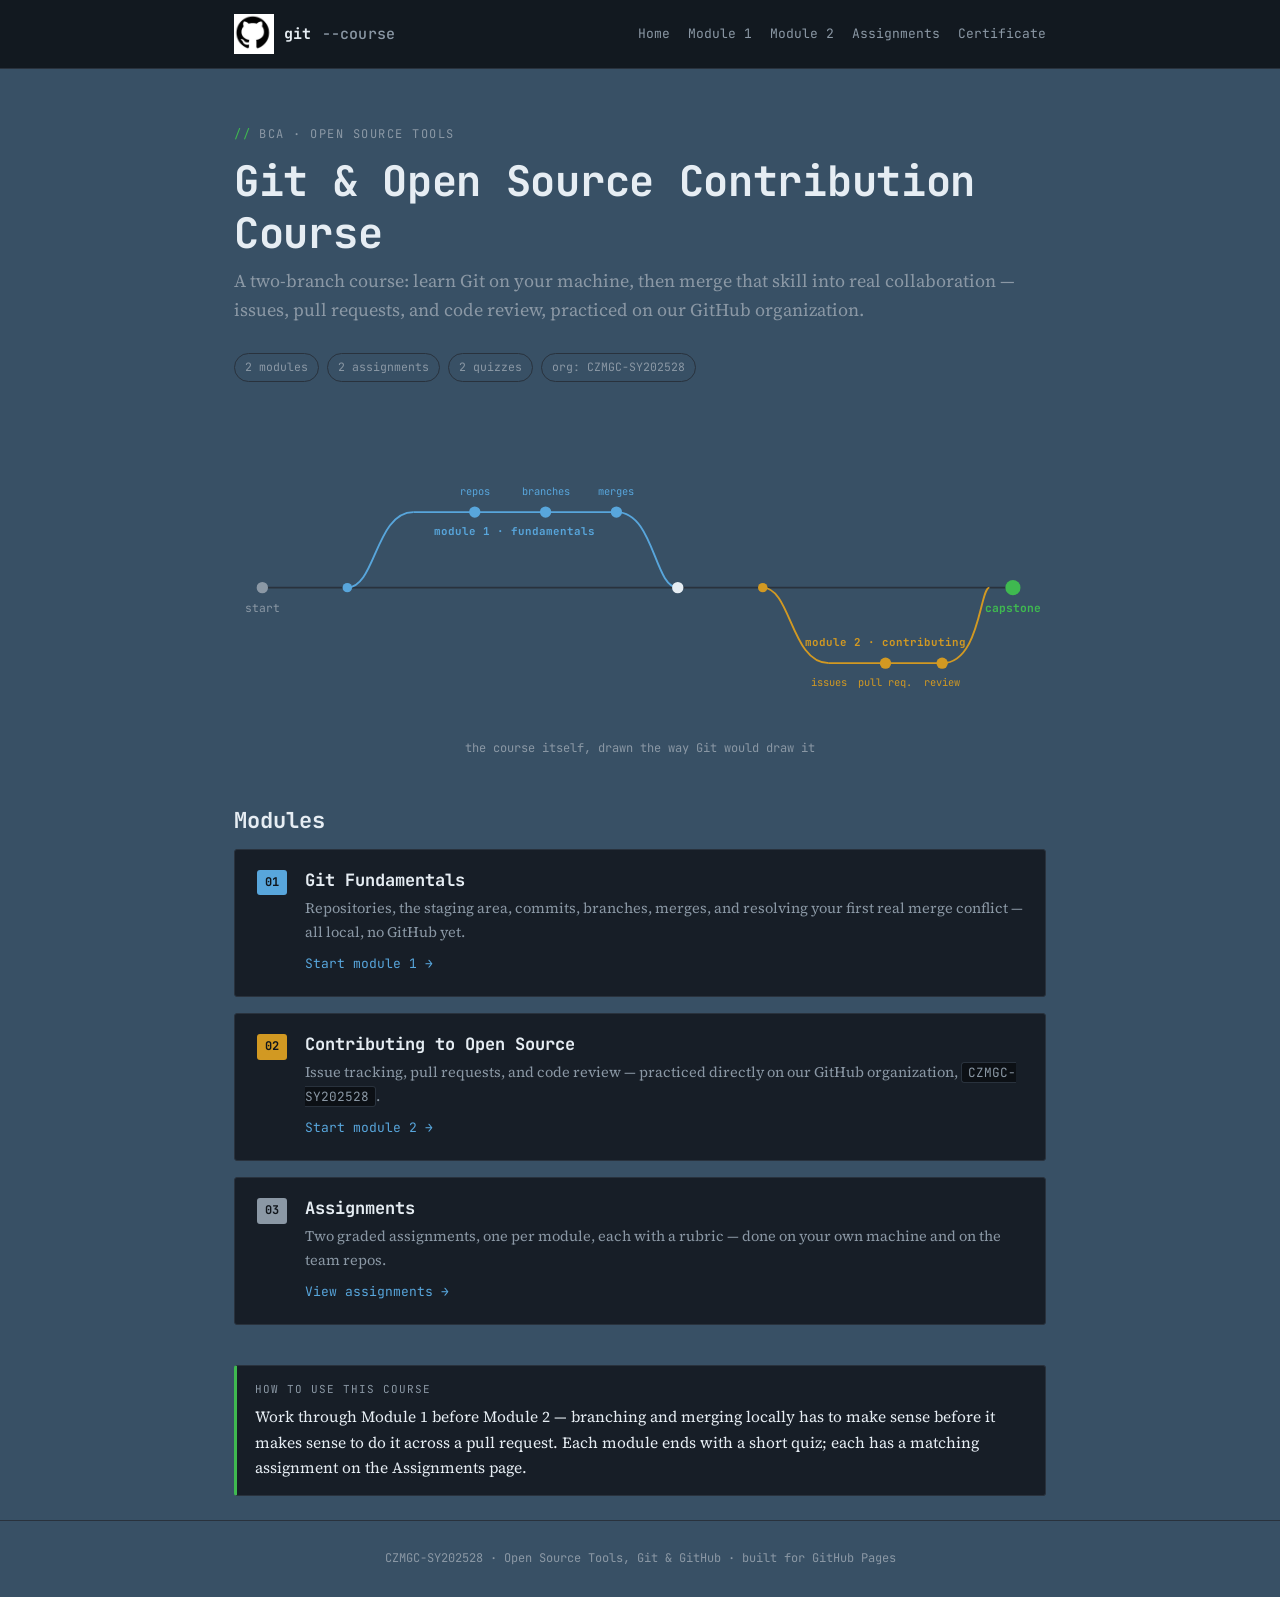
<file: index.html>
<!DOCTYPE html>
<html lang="en">
<head>
<meta charset="UTF-8">
<meta name="viewport" content="width=device-width, initial-scale=1.0">
<title>Git &amp; Open Source Contribution — Course</title>
<meta name="description" content="A hands-on course in Git fundamentals and contributing to open source: issues, pull requests, and code review.">
<link rel="stylesheet" href="assets/style.css">
<style>
  .brand {
    display: flex;
    align-items: center;
    gap: 10px;
}

.logo {
    width: 40px;
    height: 40px;
    object-fit: contain;
}
body{
  background-color:rgb(56, 80, 101);
}
</style>
</head>
<body>

<div class="topbar"> 
  <div class="topbar-inner"> 
    <div class="brand">
      <img src="git.png" alt="Git Logo" class="logo">
      git<span class="dim">--course</span>
    </div>
    <nav class="crumbs">
      <a href="index.html">Home</a>
      <a href="module1.html">Module 1</a>
      <a href="module2.html">Module 2</a>
      <a href="assignments.html">Assignments</a>
      <a href="certificate.html">Certificate</a>
    </nav>
  </div>
</div>

<main class="wrap">

  <section class="hero">
    <div class="eyebrow">BCA · Open Source Tools</div>
    <h1>Git &amp; Open Source Contribution Course</h1>
    <p class="lede">A two-branch course: learn Git on your machine, then merge that skill into real collaboration — issues, pull requests, and code review, practiced on our GitHub organization.</p>
    <div class="badge-row">
      <span class="badge">2 modules</span>
      <span class="badge">2 assignments</span>
      <span class="badge">2 quizzes</span>
      <span class="badge">org: CZMGC-SY202528</span>
    </div>
  </section>

  <div class="graph-wrap">
    <svg viewBox="0 0 860 300" xmlns="http://www.w3.org/2000/svg" role="img" aria-label="Course roadmap shown as a Git branch graph: Module 1 branch merges in, then Module 2 branch merges in, ending at a Capstone commit.">
      <!-- main trunk -->
      <line x1="30" y1="150" x2="830" y2="150" stroke="#29323d" stroke-width="2"/>
      <circle cx="30" cy="150" r="6" fill="#8b98a5"/>
      <text x="30" y="176" fill="#8b98a5" font-family="JetBrains Mono, monospace" font-size="12" text-anchor="middle">start</text>

      <!-- Module 1 branch (blue) -->
      <path d="M120,150 C150,150 150,70 190,70" stroke="#58a6dc" stroke-width="2" fill="none"/>
      <circle cx="120" cy="150" r="5" fill="#58a6dc"/>
      <circle cx="255" cy="70" r="6" fill="#58a6dc"/>
      <circle cx="330" cy="70" r="6" fill="#58a6dc"/>
      <circle cx="405" cy="70" r="6" fill="#58a6dc"/>
      <line x1="190" y1="70" x2="405" y2="70" stroke="#58a6dc" stroke-width="2"/>
      <path d="M405,70 C445,70 445,150 470,150" stroke="#58a6dc" stroke-width="2" fill="none"/>
      <text x="255" y="52" fill="#58a6dc" font-family="JetBrains Mono, monospace" font-size="11" text-anchor="middle">repos</text>
      <text x="330" y="52" fill="#58a6dc" font-family="JetBrains Mono, monospace" font-size="11" text-anchor="middle">branches</text>
      <text x="405" y="52" fill="#58a6dc" font-family="JetBrains Mono, monospace" font-size="11" text-anchor="middle">merges</text>
      <text x="297" y="94" fill="#58a6dc" font-family="JetBrains Mono, monospace" font-size="11.5" text-anchor="middle" font-weight="700">module 1 · fundamentals</text>

      <circle cx="470" cy="150" r="6" fill="#e6edf3"/>

      <!-- Module 2 branch (amber) -->
      <path d="M560,150 C590,150 590,230 630,230" stroke="#d29922" stroke-width="2" fill="none"/>
      <circle cx="560" cy="150" r="5" fill="#d29922"/>
      <circle cx="690" cy="230" r="6" fill="#d29922"/>
      <circle cx="750" cy="230" r="6" fill="#d29922"/>
      <line x1="630" y1="230" x2="750" y2="230" stroke="#d29922" stroke-width="2"/>
      <path d="M750,230 C790,230 790,150 800,150" stroke="#d29922" stroke-width="2" fill="none"/>
      <text x="630" y="254" fill="#d29922" font-family="JetBrains Mono, monospace" font-size="11" text-anchor="middle">issues</text>
      <text x="690" y="254" fill="#d29922" font-family="JetBrains Mono, monospace" font-size="11" text-anchor="middle">pull req.</text>
      <text x="750" y="254" fill="#d29922" font-family="JetBrains Mono, monospace" font-size="11" text-anchor="middle">review</text>
      <text x="690" y="212" fill="#d29922" font-family="JetBrains Mono, monospace" font-size="11.5" text-anchor="middle" font-weight="700">module 2 · contributing</text>

      <!-- capstone -->
      <circle cx="825" cy="150" r="8" fill="#3fb950"/>
      <text x="825" y="176" fill="#3fb950" font-family="JetBrains Mono, monospace" font-size="12" text-anchor="middle" font-weight="700">capstone</text>
    </svg>
    <div class="graph-caption">the course itself, drawn the way Git would draw it</div>
  </div>

  <h2 style="border-top:none;padding-top:0;">Modules</h2>

  <div class="module-grid">
    <div class="module-card">
      <span class="tag blue">01</span>
      <div>
        <h3>Git Fundamentals</h3>
        <p>Repositories, the staging area, commits, branches, merges, and resolving your first real merge conflict — all local, no GitHub yet.</p>
        <a class="go" href="module1.html">Start module 1 →</a>
      </div>
    </div>
    <div class="module-card">
      <span class="tag amber">02</span>
      <div>
        <h3>Contributing to Open Source</h3>
        <p>Issue tracking, pull requests, and code review — practiced directly on our GitHub organization, <code>CZMGC-SY202528</code>.</p>
        <a class="go" href="module2.html">Start module 2 →</a>
      </div>
    </div>
    <div class="module-card">
      <span class="tag" style="background:#8b98a5;color:#10151b;">03</span>
      <div>
        <h3>Assignments</h3>
        <p>Two graded assignments, one per module, each with a rubric — done on your own machine and on the team repos.</p>
        <a class="go" href="assignments.html">View assignments →</a>
      </div>
    </div>
  </div>

  <div class="callout tip">
    <span class="label">How to use this course</span>
    Work through Module 1 before Module 2 — branching and merging locally has to make sense before it makes sense to do it across a pull request. Each module ends with a short quiz; each has a matching assignment on the Assignments page.
  </div>

</main>

<footer>CZMGC-SY202528 · Open Source Tools, Git &amp; GitHub · built for GitHub Pages</footer>

</body>
</html>
</file>
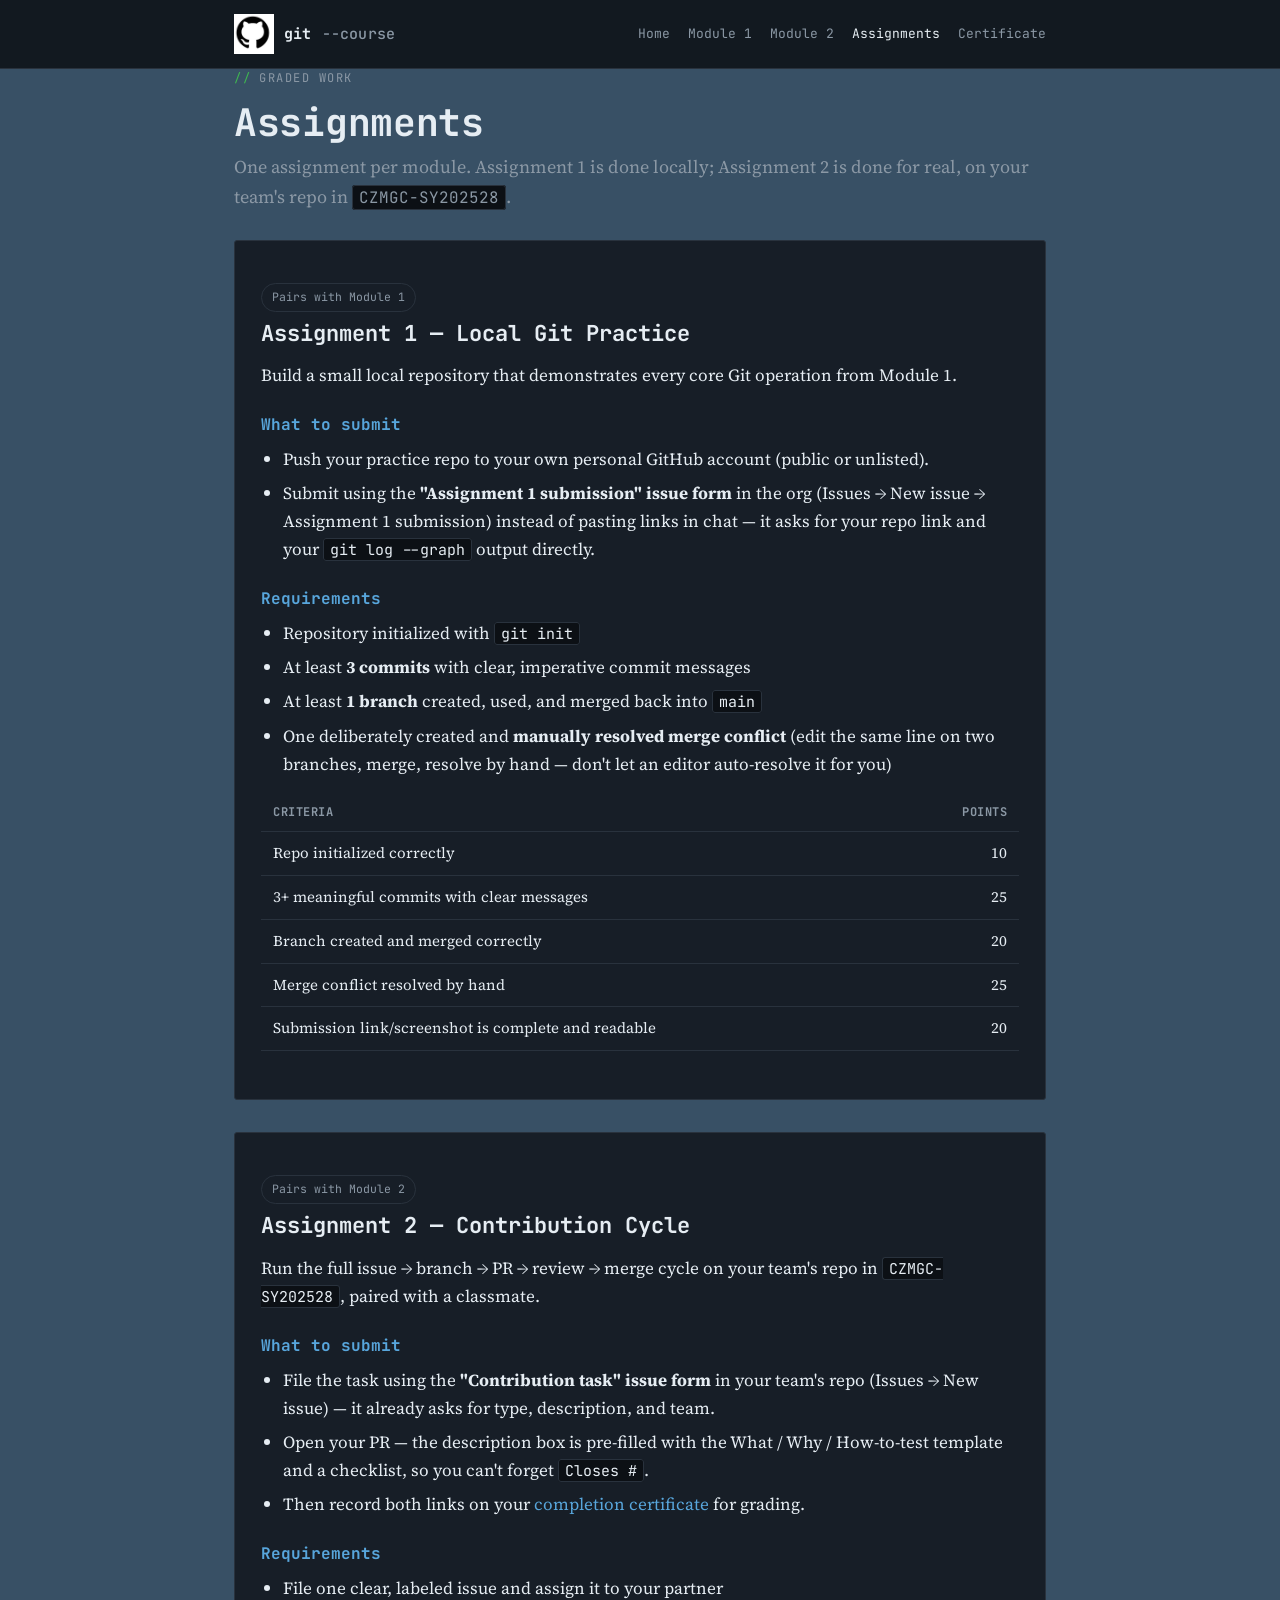
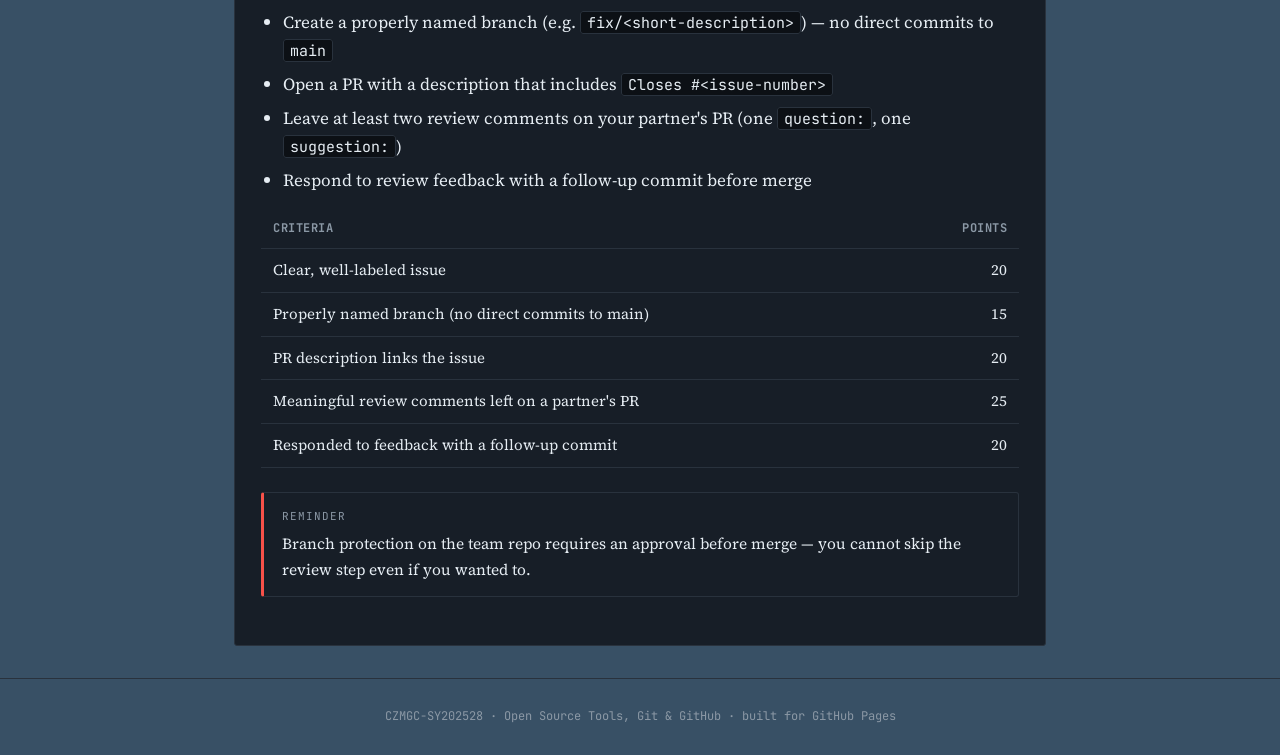
<file: assignments.html>
<!DOCTYPE html>
<html lang="en">
<head>
<meta charset="UTF-8">
<meta name="viewport" content="width=device-width, initial-scale=1.0">
<title>Assignments — Git &amp; Open Source Course</title>
<link rel="stylesheet" href="assets/style.css">
<style>
  .brand {
    display: flex;
    align-items: center;
    gap: 10px;
}
body{
  background-color:rgb(56, 80, 101);
}
.logo {
    width: 40px;
    height: 40px;
    object-fit: contain;
}
</style>
</head>
<body>

<div class="topbar"> 
  <div class="topbar-inner"> 
    <div class="brand">
      <img src="git.png" alt="Git Logo" class="logo">
      git<span class="dim">--course</span>
    </div>
    <nav class="crumbs">
      <a href="index.html">Home</a>
      <a href="module1.html">Module 1</a>
      <a href="module2.html">Module 2</a>
      <a href="assignments.html">Assignments</a>
      <a href="certificate.html">Certificate</a>
    </nav>
  </div>
</div>

<main class="wrap">

  <div class="eyebrow">Graded work</div>
  <h1>Assignments</h1>
  <p class="lede">One assignment per module. Assignment 1 is done locally; Assignment 2 is done for real, on your team's repo in <code>CZMGC-SY202528</code>.</p>

  <div class="assignment">
    <div class="badge-row"><span class="badge">Pairs with Module 1</span></div>
    <h2>Assignment 1 — Local Git Practice</h2>
    <p>Build a small local repository that demonstrates every core Git operation from Module 1.</p>
    <h3>What to submit</h3>
    <ul>
      <li>Push your practice repo to your own personal GitHub account (public or unlisted).</li>
      <li>Submit using the <strong>"Assignment 1 submission" issue form</strong> in the org (Issues → New issue → Assignment 1 submission) instead of pasting links in chat — it asks for your repo link and your <code>git log --graph</code> output directly.</li>
    </ul>
    <h3>Requirements</h3>
    <ul>
      <li>Repository initialized with <code>git init</code></li>
      <li>At least <strong>3 commits</strong> with clear, imperative commit messages</li>
      <li>At least <strong>1 branch</strong> created, used, and merged back into <code>main</code></li>
      <li>One deliberately created and <strong>manually resolved merge conflict</strong> (edit the same line on two branches, merge, resolve by hand — don't let an editor auto-resolve it for you)</li>
    </ul>
    <table class="rubric">
      <tr><th>Criteria</th><th>Points</th></tr>
      <tr><td>Repo initialized correctly</td><td>10</td></tr>
      <tr><td>3+ meaningful commits with clear messages</td><td>25</td></tr>
      <tr><td>Branch created and merged correctly</td><td>20</td></tr>
      <tr><td>Merge conflict resolved by hand</td><td>25</td></tr>
      <tr><td>Submission link/screenshot is complete and readable</td><td>20</td></tr>
    </table>
  </div>

  <div class="assignment">
    <div class="badge-row"><span class="badge">Pairs with Module 2</span></div>
    <h2>Assignment 2 — Contribution Cycle</h2>
    <p>Run the full issue → branch → PR → review → merge cycle on your team's repo in <code>CZMGC-SY202528</code>, paired with a classmate.</p>
    <h3>What to submit</h3>
    <ul>
      <li>File the task using the <strong>"Contribution task" issue form</strong> in your team's repo (Issues → New issue) — it already asks for type, description, and team.</li>
      <li>Open your PR — the description box is pre-filled with the What / Why / How-to-test template and a checklist, so you can't forget <code>Closes #</code>.</li>
      <li>Then record both links on your <a href="certificate.html">completion certificate</a> for grading.</li>
    </ul>
    <h3>Requirements</h3>
    <ul>
      <li>File one clear, labeled issue and assign it to your partner</li>
      <li>Create a properly named branch (e.g. <code>fix/&lt;short-description&gt;</code>) — no direct commits to <code>main</code></li>
      <li>Open a PR with a description that includes <code>Closes #&lt;issue-number&gt;</code></li>
      <li>Leave at least two review comments on your partner's PR (one <code>question:</code>, one <code>suggestion:</code>)</li>
      <li>Respond to review feedback with a follow-up commit before merge</li>
    </ul>
    <table class="rubric">
      <tr><th>Criteria</th><th>Points</th></tr>
      <tr><td>Clear, well-labeled issue</td><td>20</td></tr>
      <tr><td>Properly named branch (no direct commits to main)</td><td>15</td></tr>
      <tr><td>PR description links the issue</td><td>20</td></tr>
      <tr><td>Meaningful review comments left on a partner's PR</td><td>25</td></tr>
      <tr><td>Responded to feedback with a follow-up commit</td><td>20</td></tr>
    </table>
    <div class="callout warn">
      <span class="label">Reminder</span>
      Branch protection on the team repo requires an approval before merge — you cannot skip the review step even if you wanted to.
    </div>
  </div>

</main>

<footer>CZMGC-SY202528 · Open Source Tools, Git &amp; GitHub · built for GitHub Pages</footer>

<script src="assets/script.js"></script>
</body>
</html>
</file>
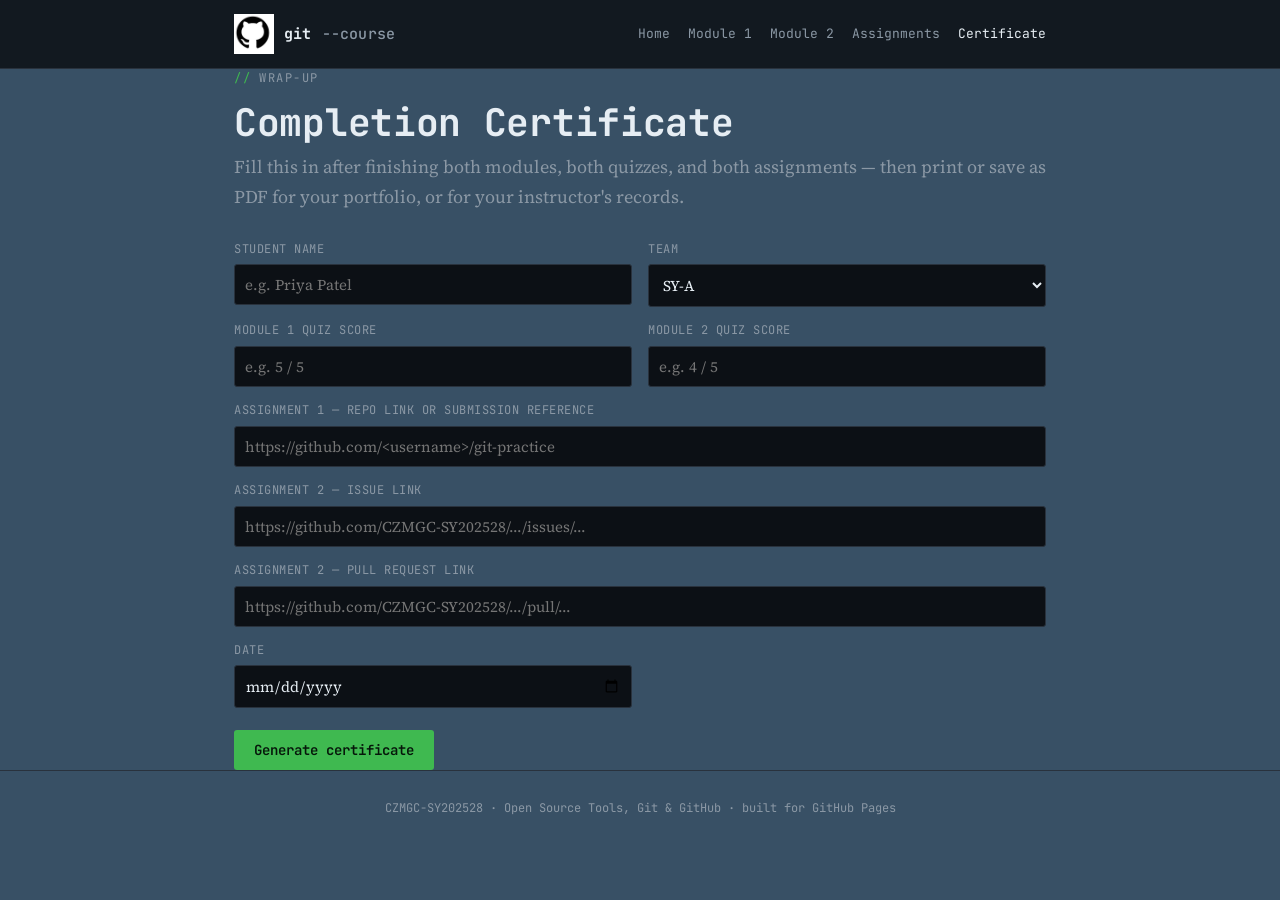
<file: certificate.html>
<!DOCTYPE html>
<html lang="en">
<head>
<meta charset="UTF-8">
<meta name="viewport" content="width=device-width, initial-scale=1.0">
<title>Certificate — Git &amp; Open Source Course</title>
<link rel="stylesheet" href="assets/style.css">
<style>
  .brand {
    display: flex;
    align-items: center;
    gap: 10px;
}

.logo {
    width: 40px;
    height: 40px;
    object-fit: contain;
}
body{
  background-color:rgb(56, 80, 101);
}
  @media print{
    .topbar, .no-print, footer{ display:none !important; }
    body{ background:#fff; color:#111; }
    .cert{ border-color:#111 !important; box-shadow:none !important; }
    .cert *{ color:#111 !important; }
    .cert .accent{ color:#166b2e !important; }
  }
  .form-grid{ display:grid; grid-template-columns: 1fr 1fr; gap: 14px 16px; margin-bottom: 22px; }
  .form-grid .full{ grid-column: 1 / -1; }
  .form-grid label{ display:block; font-family: var(--mono); font-size:12px; color: var(--muted); margin-bottom:5px; text-transform:uppercase; letter-spacing: .5px;}
  .form-grid input, .form-grid select{
    width:100%; background: var(--bg-inset); border:1px solid var(--line); color: var(--text);
    padding: 9px 10px; border-radius: var(--radius); font-family: var(--serif); font-size:15px;
  }
  .cert{
    border: 2px solid var(--green); border-radius: var(--radius);
    background: var(--bg-raised); padding: 44px 40px; margin: 30px 0;
    display:none;
  }
  .cert.show{ display:block; }
  .cert .k{ font-family: var(--mono); font-size:11px; text-transform:uppercase; letter-spacing:1.5px; color: var(--muted); }
  .cert h2{ border:none; margin: 2px 0 4px; padding:0; font-size:26px; }
  .cert .name{ font-family: var(--serif); font-size: 30px; font-weight:700; margin: 4px 0 22px; }
  .cert-grid{ display:grid; grid-template-columns: 1fr 1fr; gap: 18px 30px; margin: 24px 0; }
  .cert-row{ border-bottom: 1px dashed var(--line); padding-bottom: 10px; }
  .cert-row .v{ font-family: var(--mono); font-size: 15px; margin-top:4px; }
  .cert-links a{ display:block; font-family: var(--mono); font-size: 13px; word-break: break-all; margin-top:4px;}
  .cert-foot{ display:flex; justify-content: space-between; align-items:flex-end; margin-top: 34px; padding-top:18px; border-top: 1px solid var(--line); }
  .seal{ font-family: var(--mono); font-size:12px; color: var(--green); }
</style>
</head>
<body>

<div class="topbar"> 
  <div class="topbar-inner"> 
    <div class="brand">
      <img src="git.png" alt="Git Logo" class="logo">
      git<span class="dim">--course</span>
    </div>
    <nav class="crumbs">
      <a href="index.html">Home</a>
      <a href="module1.html">Module 1</a>
      <a href="module2.html">Module 2</a>
      <a href="assignments.html">Assignments</a>
      <a href="certificate.html">Certificate</a>
    </nav>
  </div>
</div>

<main class="wrap">

  <div class="eyebrow">Wrap-up</div>
  <h1>Completion Certificate</h1>
  <p class="lede">Fill this in after finishing both modules, both quizzes, and both assignments — then print or save as PDF for your portfolio, or for your instructor's records.</p>

  <form id="cert-form" class="no-print" onsubmit="return false;">
    <div class="form-grid">
      <div><label for="f-name">Student name</label><input id="f-name" type="text" placeholder="e.g. Priya Patel" required></div>
      <div><label for="f-team">Team</label>
        <select id="f-team">
          <option>SY-A</option><option>SY-B</option><option>SY-C</option>
        </select>
      </div>
      <div><label for="f-q1">Module 1 quiz score</label><input id="f-q1" type="text" placeholder="e.g. 5 / 5"></div>
      <div><label for="f-q2">Module 2 quiz score</label><input id="f-q2" type="text" placeholder="e.g. 4 / 5"></div>
      <div class="full"><label for="f-a1">Assignment 1 — repo link or submission reference</label><input id="f-a1" type="text" placeholder="https://github.com/&lt;username&gt;/git-practice"></div>
      <div class="full"><label for="f-a2issue">Assignment 2 — issue link</label><input id="f-a2issue" type="text" placeholder="https://github.com/CZMGC-SY202528/.../issues/..."></div>
      <div class="full"><label for="f-a2pr">Assignment 2 — pull request link</label><input id="f-a2pr" type="text" placeholder="https://github.com/CZMGC-SY202528/.../pull/..."></div>
      <div><label for="f-date">Date</label><input id="f-date" type="date"></div>
    </div>
    <button type="button" class="btn" id="gen-btn">Generate certificate</button>
  </form>

  <div class="cert" id="cert">
    <span class="k">CZMGC-SY202528 · Open Source Tools, Git &amp; GitHub</span>
    <h2>Certificate of Completion</h2>
    <div class="name" id="c-name">—</div>

    <div class="cert-grid">
      <div class="cert-row"><span class="k">Team</span><div class="v" id="c-team">—</div></div>
      <div class="cert-row"><span class="k">Date</span><div class="v" id="c-date">—</div></div>
      <div class="cert-row"><span class="k">Module 1 — Git Fundamentals</span><div class="v" id="c-q1">—</div></div>
      <div class="cert-row"><span class="k">Module 2 — Contributing to OSS</span><div class="v" id="c-q2">—</div></div>
    </div>

    <div class="cert-row cert-links">
      <span class="k">Submitted work</span>
      <a id="c-a1" href="#" target="_blank" rel="noopener">Assignment 1 —</a>
      <a id="c-a2issue" href="#" target="_blank" rel="noopener">Assignment 2 (issue) —</a>
      <a id="c-a2pr" href="#" target="_blank" rel="noopener">Assignment 2 (pull request) —</a>
    </div>

    <div class="cert-foot">
      <span class="seal accent">✓ modules 1–2 complete</span>
      <span class="k">CZMGC-SY202528</span>
    </div>
  </div>

  <button type="button" class="btn secondary no-print" id="print-btn" style="display:none;">Print / Save as PDF</button>

</main>

<footer>CZMGC-SY202528 · Open Source Tools, Git &amp; GitHub · built for GitHub Pages</footer>

<script src="assets/script.js"></script>
<script>
document.getElementById('gen-btn').addEventListener('click', () => {
  const val = id => document.getElementById(id).value.trim();
  document.getElementById('c-name').textContent = val('f-name') || '—';
  document.getElementById('c-team').textContent = val('f-team') || '—';
  document.getElementById('c-date').textContent = val('f-date') || new Date().toLocaleDateString();
  document.getElementById('c-q1').textContent = val('f-q1') || 'not recorded';
  document.getElementById('c-q2').textContent = val('f-q2') || 'not recorded';

  const setLink = (id, url, label) => {
    const el = document.getElementById(id);
    if(url){ el.href = url; el.textContent = label + ' ' + url; }
    else { el.removeAttribute('href'); el.textContent = label + ' not submitted'; }
  };
  setLink('c-a1', val('f-a1'), 'Assignment 1 —');
  setLink('c-a2issue', val('f-a2issue'), 'Assignment 2 (issue) —');
  setLink('c-a2pr', val('f-a2pr'), 'Assignment 2 (PR) —');

  document.getElementById('cert').classList.add('show');
  document.getElementById('print-btn').style.display = 'inline-block';
  document.getElementById('cert').scrollIntoView({behavior:'smooth'});
});
document.getElementById('print-btn').addEventListener('click', () => window.print());
</script>
</body>
</html>
</file>
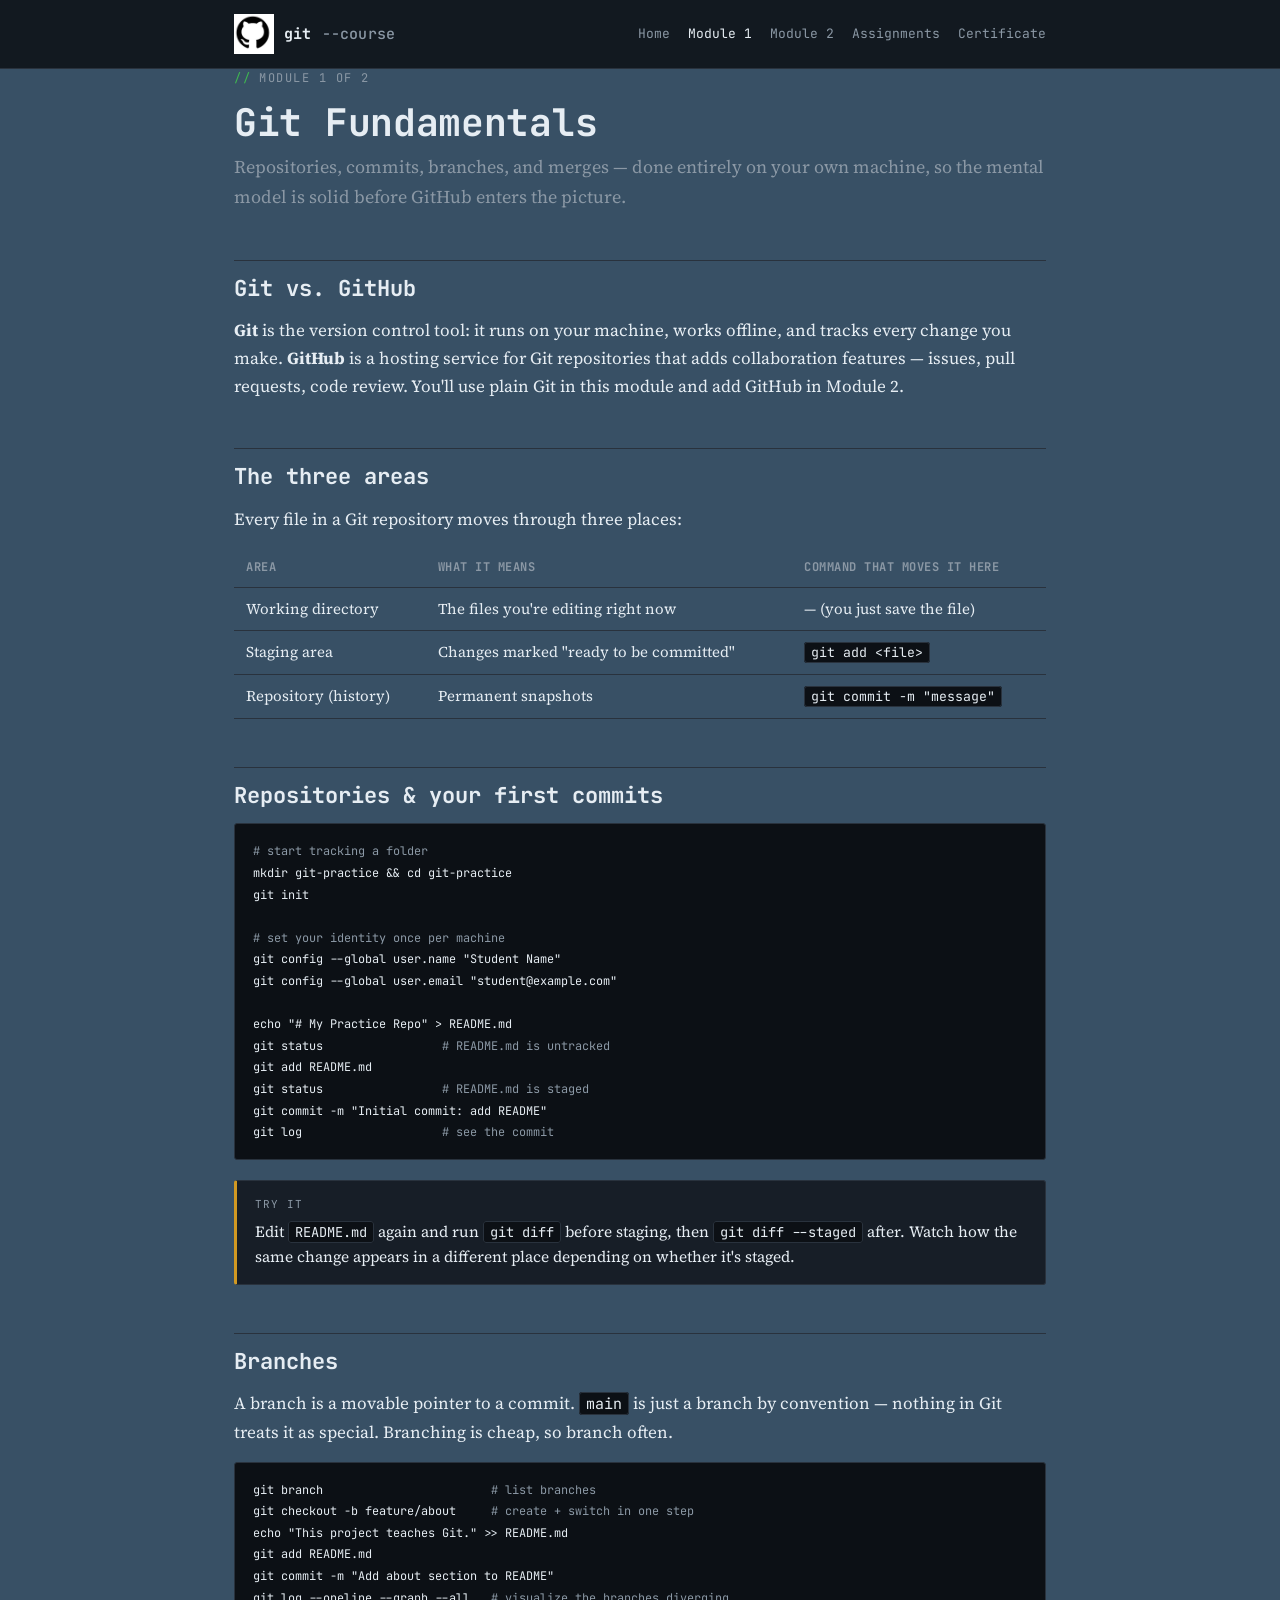
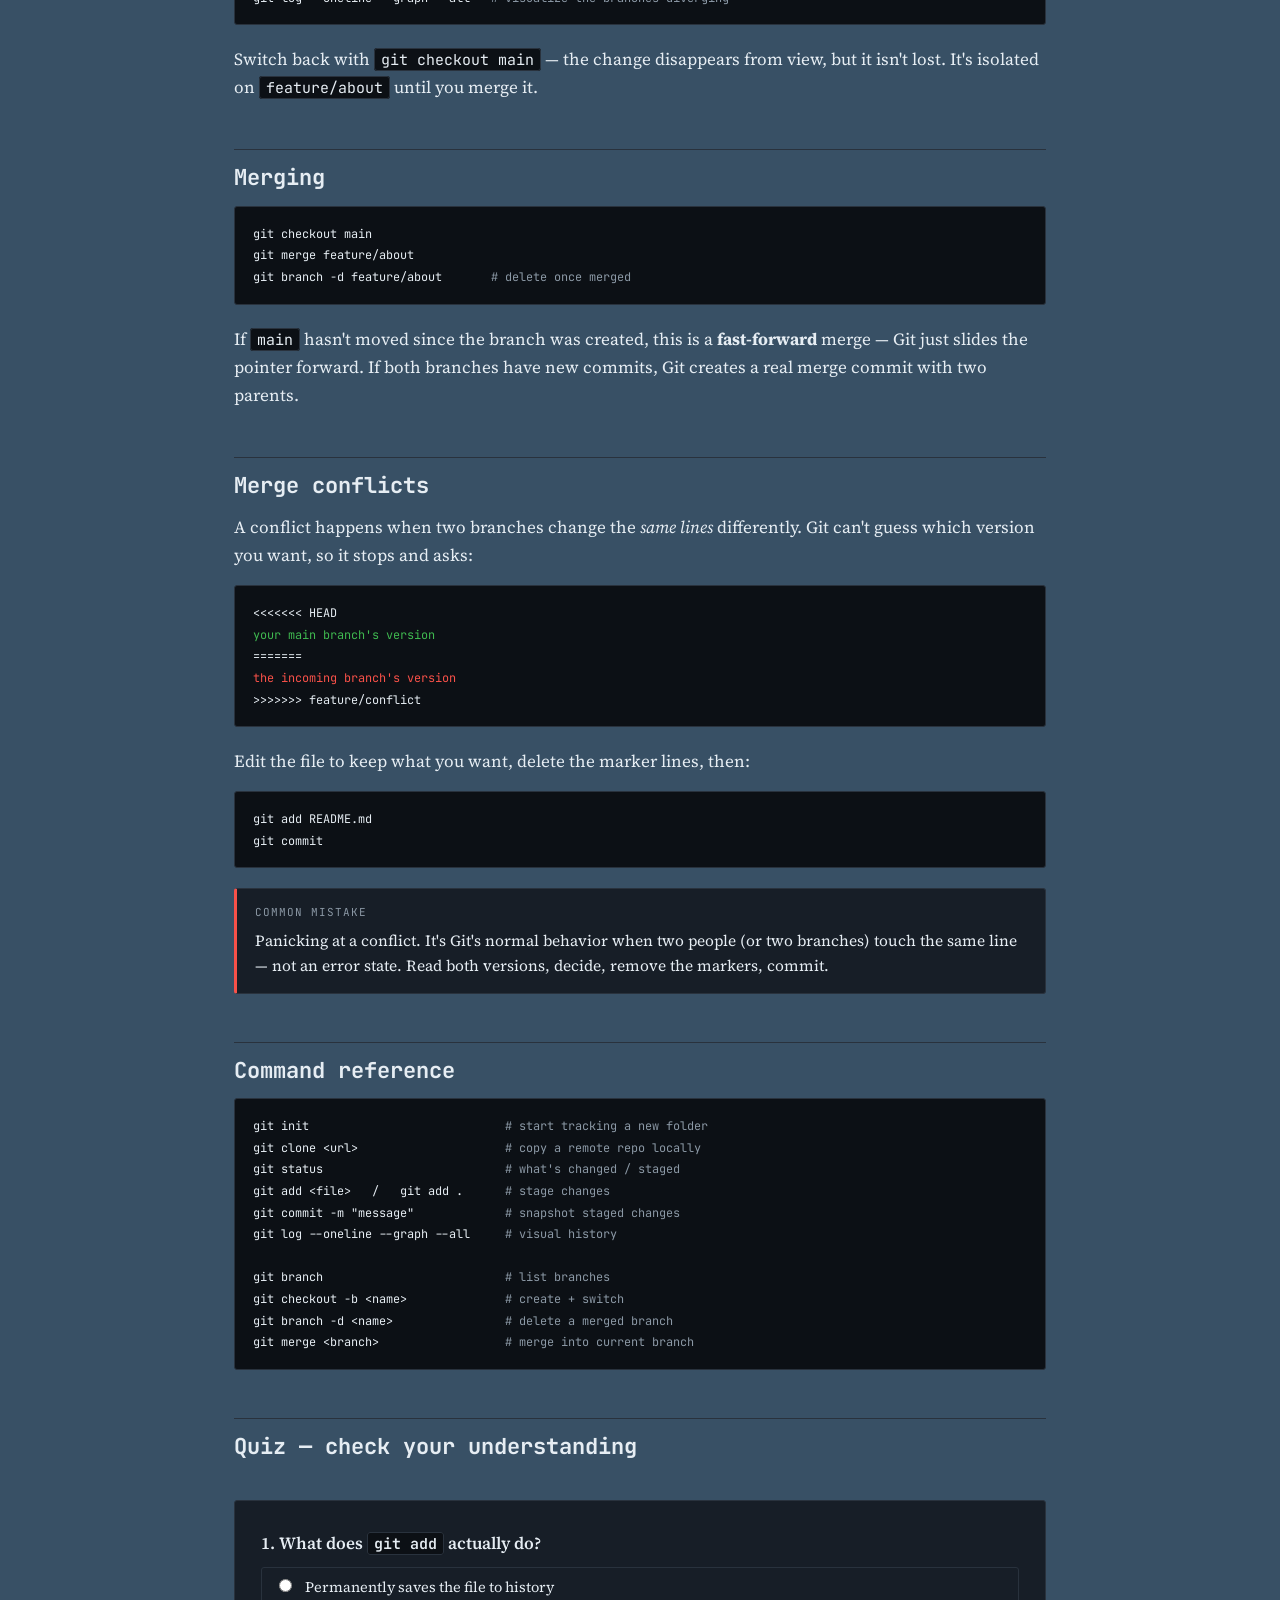
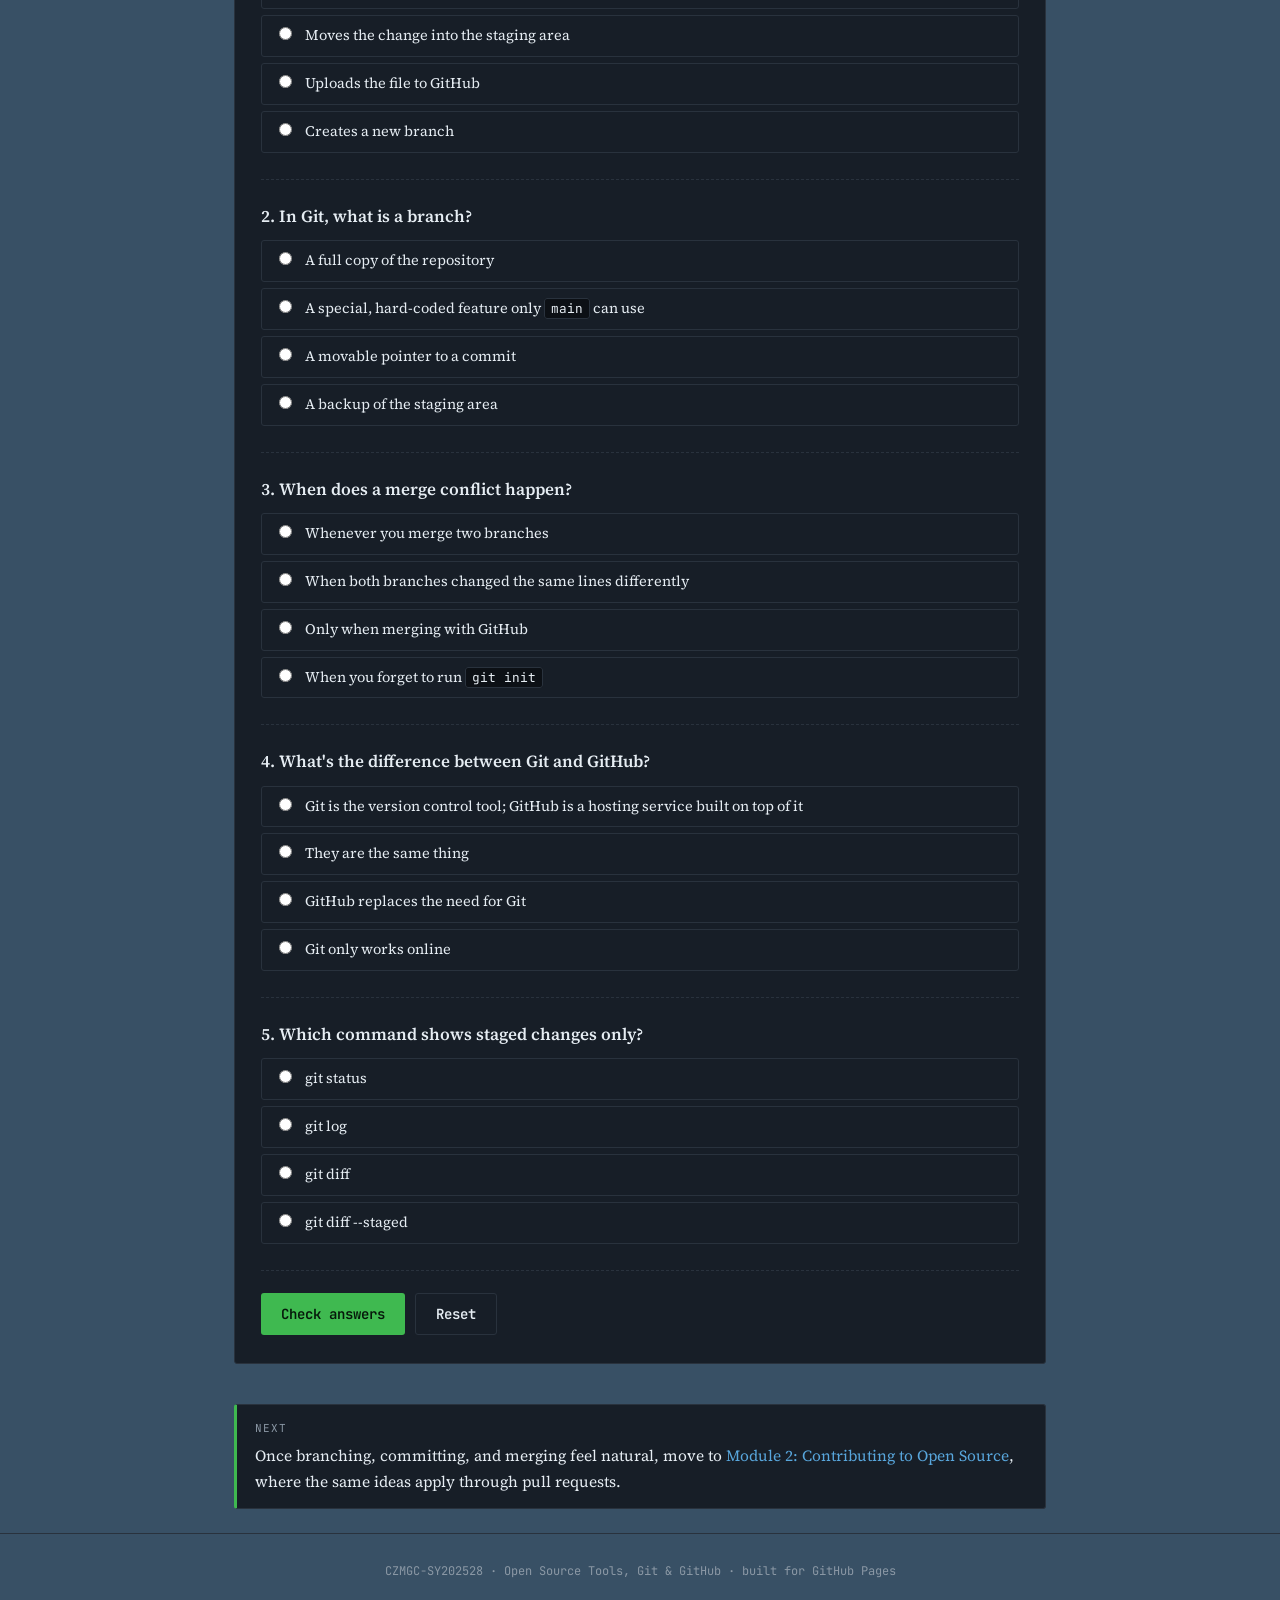
<file: module1.html>
<!DOCTYPE html>
<html lang="en">
<head>
<meta charset="UTF-8">
<meta name="viewport" content="width=device-width, initial-scale=1.0">
<title>Module 1: Git Fundamentals — Git &amp; Open Source Course</title>
<link rel="stylesheet" href="assets/style.css">
<style>
  .brand {
    display: flex;
    align-items: center;
    gap: 10px;
}

.logo {
    width: 40px;
    height: 40px;
    object-fit: contain;
}
body{
  background-color:rgb(56, 80, 101);
}
</style>
</head>
<body>

<div class="topbar"> 
  <div class="topbar-inner"> 
    <div class="brand">
      <img src="git.png" alt="Git Logo" class="logo">
      git<span class="dim">--course</span>
    </div>
    <nav class="crumbs">
      <a href="index.html">Home</a>
      <a href="module1.html">Module 1</a>
      <a href="module2.html">Module 2</a>
      <a href="assignments.html">Assignments</a>
      <a href="certificate.html">Certificate</a>
    </nav>
  </div>
</div>

<main class="wrap">

  <div class="eyebrow">Module 1 of 2</div>
  <h1>Git Fundamentals</h1>
  <p class="lede">Repositories, commits, branches, and merges — done entirely on your own machine, so the mental model is solid before GitHub enters the picture.</p>

  <h2>Git vs. GitHub</h2>
  <p><strong>Git</strong> is the version control tool: it runs on your machine, works offline, and tracks every change you make. <strong>GitHub</strong> is a hosting service for Git repositories that adds collaboration features — issues, pull requests, code review. You'll use plain Git in this module and add GitHub in Module 2.</p>

  <h2>The three areas</h2>
  <p>Every file in a Git repository moves through three places:</p>
  <table>
    <tr><th>Area</th><th>What it means</th><th>Command that moves it here</th></tr>
    <tr><td>Working directory</td><td>The files you're editing right now</td><td>— (you just save the file)</td></tr>
    <tr><td>Staging area</td><td>Changes marked "ready to be committed"</td><td><code>git add &lt;file&gt;</code></td></tr>
    <tr><td>Repository (history)</td><td>Permanent snapshots</td><td><code>git commit -m "message"</code></td></tr>
  </table>

  <h2>Repositories &amp; your first commits</h2>
  <pre><code><span class="comment"># start tracking a folder</span>
mkdir git-practice &amp;&amp; cd git-practice
git init

<span class="comment"># set your identity once per machine</span>
git config --global user.name "Student Name"
git config --global user.email "student@example.com"

echo "# My Practice Repo" &gt; README.md
git status                 <span class="comment"># README.md is untracked</span>
git add README.md
git status                 <span class="comment"># README.md is staged</span>
git commit -m "Initial commit: add README"
git log                    <span class="comment"># see the commit</span></code></pre>

  <div class="callout">
    <span class="label">Try it</span>
    Edit <code>README.md</code> again and run <code>git diff</code> before staging, then <code>git diff --staged</code> after. Watch how the same change appears in a different place depending on whether it's staged.
  </div>

  <h2>Branches</h2>
  <p>A branch is a movable pointer to a commit. <code>main</code> is just a branch by convention — nothing in Git treats it as special. Branching is cheap, so branch often.</p>
  <pre><code>git branch                        <span class="comment"># list branches</span>
git checkout -b feature/about     <span class="comment"># create + switch in one step</span>
echo "This project teaches Git." &gt;&gt; README.md
git add README.md
git commit -m "Add about section to README"
git log --oneline --graph --all   <span class="comment"># visualize the branches diverging</span></code></pre>
  <p>Switch back with <code>git checkout main</code> — the change disappears from view, but it isn't lost. It's isolated on <code>feature/about</code> until you merge it.</p>

  <h2>Merging</h2>
  <pre><code>git checkout main
git merge feature/about
git branch -d feature/about       <span class="comment"># delete once merged</span></code></pre>
  <p>If <code>main</code> hasn't moved since the branch was created, this is a <strong>fast-forward</strong> merge — Git just slides the pointer forward. If both branches have new commits, Git creates a real merge commit with two parents.</p>

  <h2>Merge conflicts</h2>
  <p>A conflict happens when two branches change the <em>same lines</em> differently. Git can't guess which version you want, so it stops and asks:</p>
  <pre><code>&lt;&lt;&lt;&lt;&lt;&lt;&lt; HEAD
<span class="diff-add">your main branch's version</span>
=======
<span class="diff-del">the incoming branch's version</span>
&gt;&gt;&gt;&gt;&gt;&gt;&gt; feature/conflict</code></pre>
  <p>Edit the file to keep what you want, delete the marker lines, then:</p>
  <pre><code>git add README.md
git commit</code></pre>

  <div class="callout warn">
    <span class="label">Common mistake</span>
    Panicking at a conflict. It's Git's normal behavior when two people (or two branches) touch the same line — not an error state. Read both versions, decide, remove the markers, commit.
  </div>

  <h2>Command reference</h2>
  <pre><code>git init                            <span class="comment"># start tracking a new folder</span>
git clone &lt;url&gt;                     <span class="comment"># copy a remote repo locally</span>
git status                          <span class="comment"># what's changed / staged</span>
git add &lt;file&gt;   /   git add .      <span class="comment"># stage changes</span>
git commit -m "message"             <span class="comment"># snapshot staged changes</span>
git log --oneline --graph --all     <span class="comment"># visual history</span>

git branch                          <span class="comment"># list branches</span>
git checkout -b &lt;name&gt;              <span class="comment"># create + switch</span>
git branch -d &lt;name&gt;                <span class="comment"># delete a merged branch</span>
git merge &lt;branch&gt;                  <span class="comment"># merge into current branch</span></code></pre>

  <h2>Quiz — check your understanding</h2>
  <form id="quiz1" class="quiz">

    <div class="quiz-q" data-correct="b">
      <div class="qtext">1. What does <code>git add</code> actually do?</div>
      <label><input type="radio" name="q1" value="a"> Permanently saves the file to history</label>
      <label><input type="radio" name="q1" value="b"> Moves the change into the staging area</label>
      <label><input type="radio" name="q1" value="c"> Uploads the file to GitHub</label>
      <label><input type="radio" name="q1" value="d"> Creates a new branch</label>
      <div class="fb ok">Correct — staging marks a change as ready to commit; it isn't history yet.</div>
      <div class="fb bad">Not quite — <code>git add</code> only stages the change; <code>git commit</code> saves it to history.</div>
    </div>

    <div class="quiz-q" data-correct="c">
      <div class="qtext">2. In Git, what is a branch?</div>
      <label><input type="radio" name="q2" value="a"> A full copy of the repository</label>
      <label><input type="radio" name="q2" value="b"> A special, hard-coded feature only <code>main</code> can use</label>
      <label><input type="radio" name="q2" value="c"> A movable pointer to a commit</label>
      <label><input type="radio" name="q2" value="d"> A backup of the staging area</label>
      <div class="fb ok">Correct — a branch is just a lightweight, movable pointer. That's why branching is cheap.</div>
      <div class="fb bad">Not quite — a branch doesn't copy anything; it's a pointer to a commit.</div>
    </div>

    <div class="quiz-q" data-correct="b">
      <div class="qtext">3. When does a merge conflict happen?</div>
      <label><input type="radio" name="q3" value="a"> Whenever you merge two branches</label>
      <label><input type="radio" name="q3" value="b"> When both branches changed the same lines differently</label>
      <label><input type="radio" name="q3" value="c"> Only when merging with GitHub</label>
      <label><input type="radio" name="q3" value="d"> When you forget to run <code>git init</code></label>
      <div class="fb ok">Correct — Git can auto-merge non-overlapping changes; conflicts only occur on overlapping edits.</div>
      <div class="fb bad">Not quite — most merges are automatic. Conflicts only happen on overlapping line changes.</div>
    </div>

    <div class="quiz-q" data-correct="a">
      <div class="qtext">4. What's the difference between Git and GitHub?</div>
      <label><input type="radio" name="q4" value="a"> Git is the version control tool; GitHub is a hosting service built on top of it</label>
      <label><input type="radio" name="q4" value="b"> They are the same thing</label>
      <label><input type="radio" name="q4" value="c"> GitHub replaces the need for Git</label>
      <label><input type="radio" name="q4" value="d"> Git only works online</label>
      <div class="fb ok">Correct.</div>
      <div class="fb bad">Not quite — Git works fully offline; GitHub adds hosting and collaboration on top.</div>
    </div>

    <div class="quiz-q" data-correct="d">
      <div class="qtext">5. Which command shows staged changes only?</div>
      <label><input type="radio" name="q5" value="a"> git status</label>
      <label><input type="radio" name="q5" value="b"> git log</label>
      <label><input type="radio" name="q5" value="c"> git diff</label>
      <label><input type="radio" name="q5" value="d"> git diff --staged</label>
      <div class="fb ok">Correct — <code>git diff</code> alone shows unstaged changes; add <code>--staged</code> to see what's staged.</div>
      <div class="fb bad">Not quite — plain <code>git diff</code> shows unstaged changes. Add <code>--staged</code> for what's in the staging area.</div>
    </div>

    <div style="display:flex; gap:10px; margin-top:8px;">
      <button type="button" class="btn check-btn">Check answers</button>
      <button type="button" class="btn secondary reset-btn">Reset</button>
    </div>
    <div id="quiz-score"></div>
  </form>

  <div class="callout tip">
    <span class="label">Next</span>
    Once branching, committing, and merging feel natural, move to <a href="module2.html">Module 2: Contributing to Open Source</a>, where the same ideas apply through pull requests.
  </div>

</main>

<footer>CZMGC-SY202528 · Open Source Tools, Git &amp; GitHub · built for GitHub Pages</footer>

<script src="assets/script.js"></script>
<script>initQuiz('quiz1');</script>
</body>
</html>
</file>
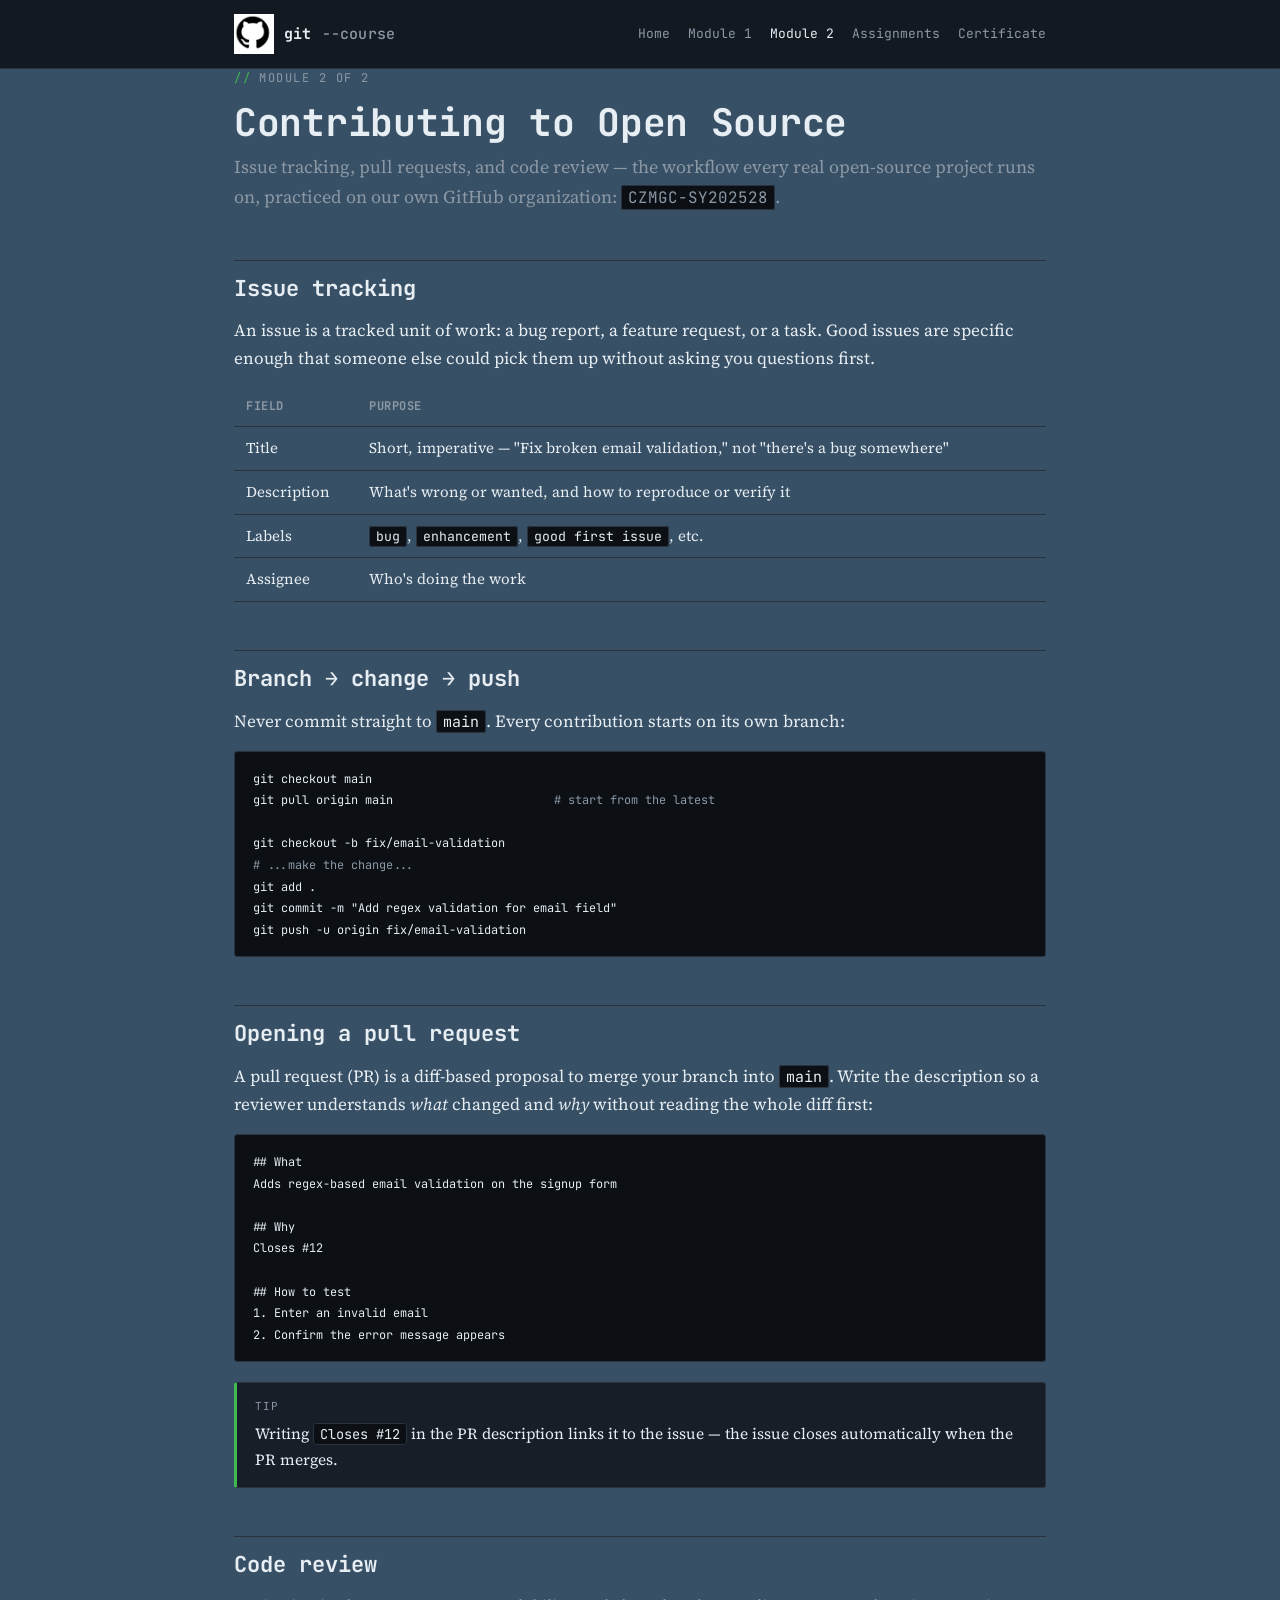
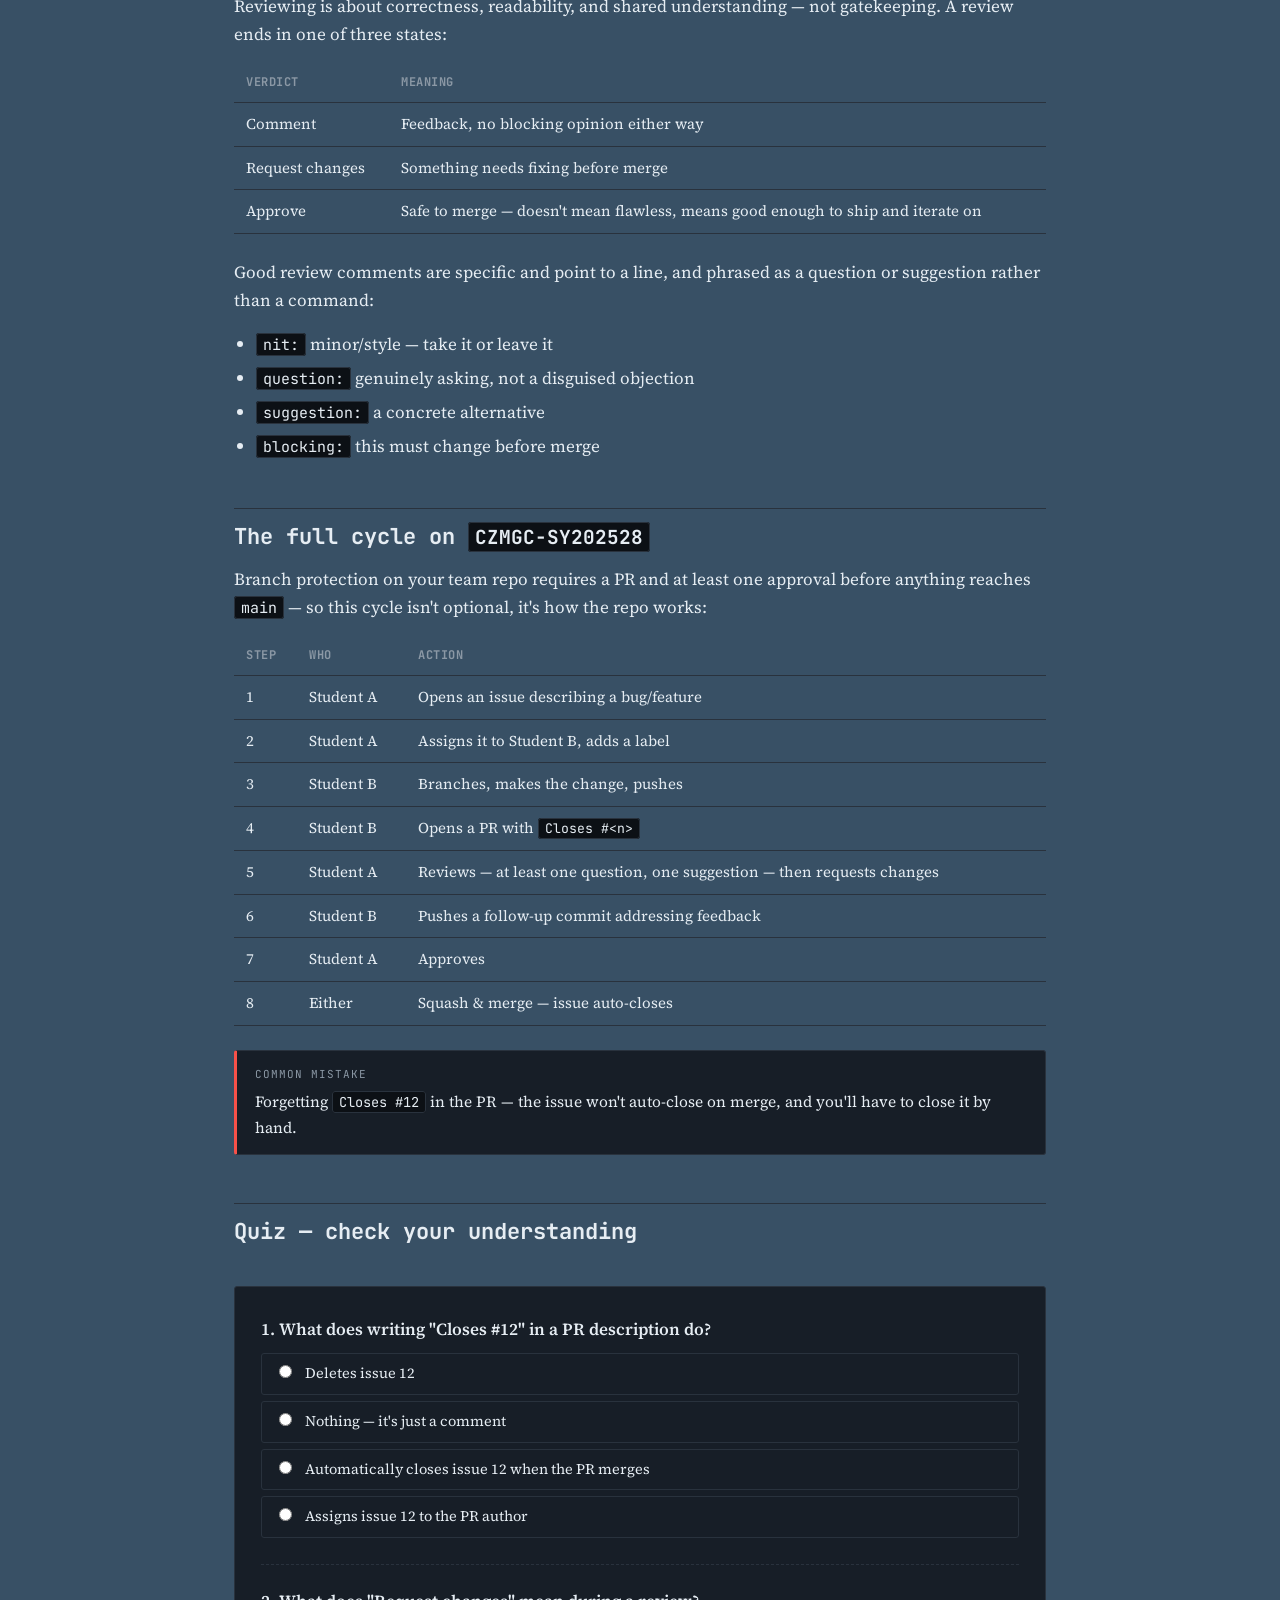
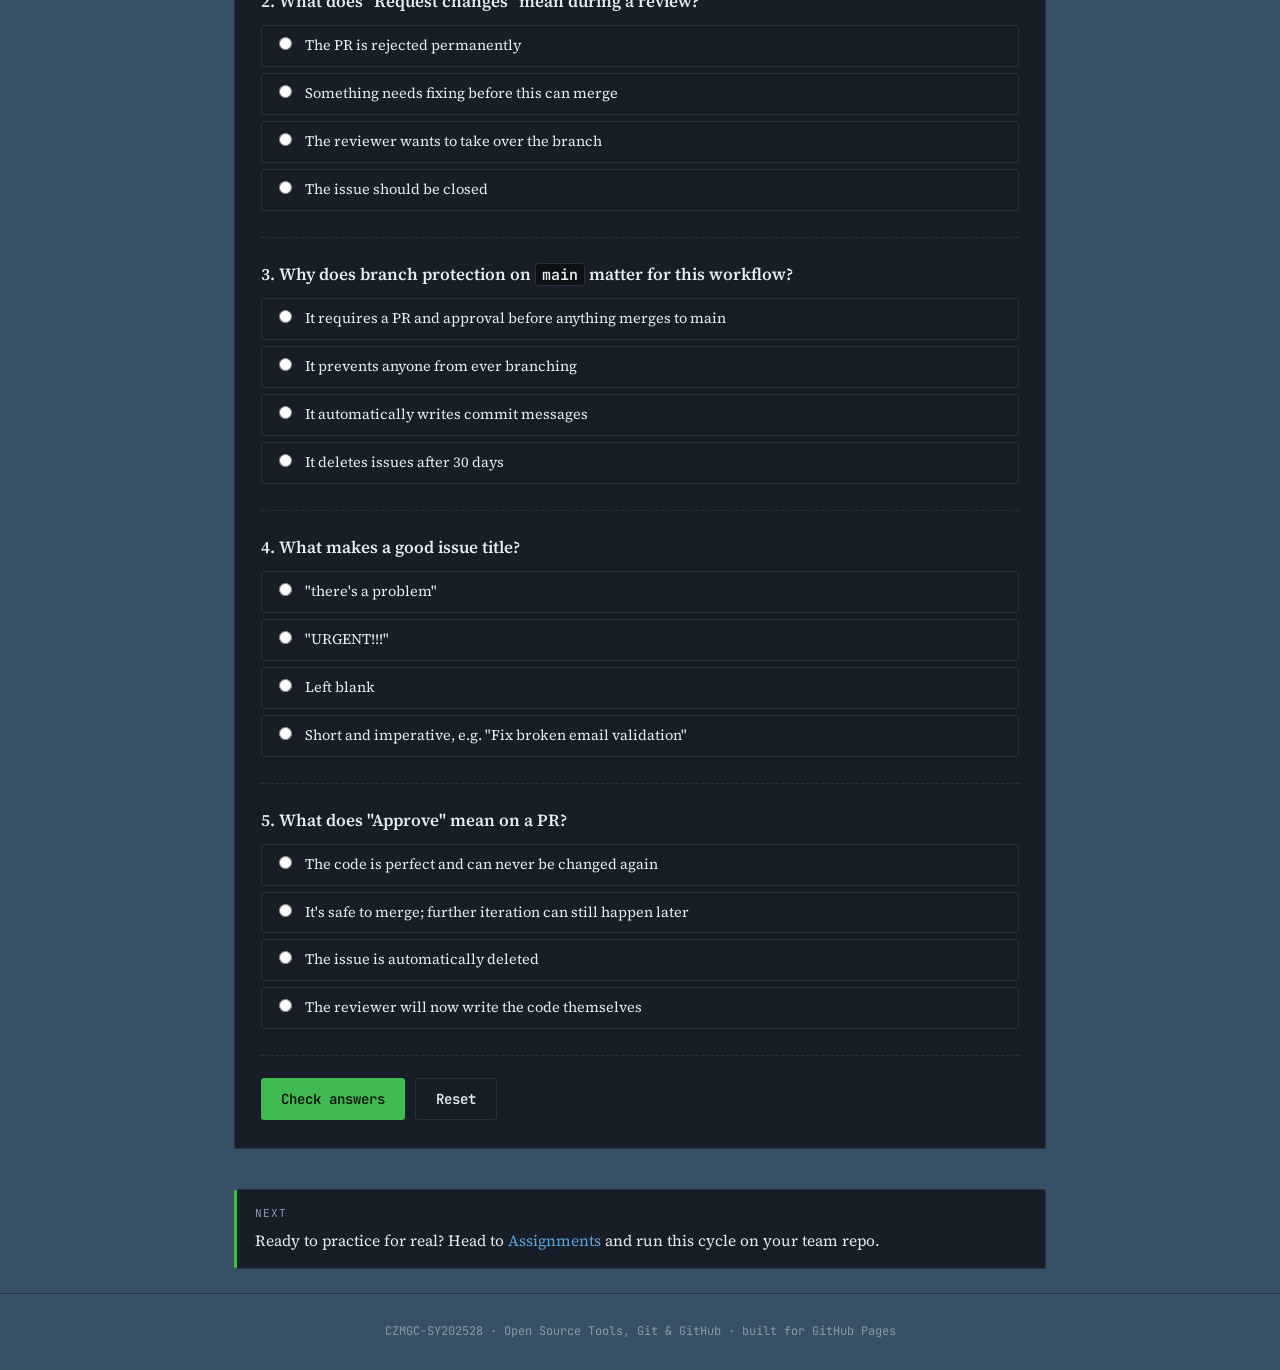
<file: module2.html>
<!DOCTYPE html>
<html lang="en">
<head>
<meta charset="UTF-8">
<meta name="viewport" content="width=device-width, initial-scale=1.0">
<title>Module 2: Contributing to Open Source — Git &amp; Open Source Course</title>
<link rel="stylesheet" href="assets/style.css">
<style>
  .brand {
    display: flex;
    align-items: center;
    gap: 10px;
}

.logo {
    width: 40px;
    height: 40px;
    object-fit: contain;
}
body{
  background-color:rgb(56, 80, 101);
}
</style>
</head>
<body>

<div class="topbar"> 
  <div class="topbar-inner"> 
    <div class="brand">
      <img src="git.png" alt="Git Logo" class="logo">
      git<span class="dim">--course</span>
    </div>
    <nav class="crumbs">
      <a href="index.html">Home</a>
      <a href="module1.html">Module 1</a>
      <a href="module2.html">Module 2</a>
      <a href="assignments.html">Assignments</a>
      <a href="certificate.html">Certificate</a>
    </nav>
  </div>
</div>

<main class="wrap">

  <div class="eyebrow">Module 2 of 2</div>
  <h1>Contributing to Open Source</h1>
  <p class="lede">Issue tracking, pull requests, and code review — the workflow every real open-source project runs on, practiced on our own GitHub organization: <code>CZMGC-SY202528</code>.</p>

  <h2>Issue tracking</h2>
  <p>An issue is a tracked unit of work: a bug report, a feature request, or a task. Good issues are specific enough that someone else could pick them up without asking you questions first.</p>
  <table>
    <tr><th>Field</th><th>Purpose</th></tr>
    <tr><td>Title</td><td>Short, imperative — "Fix broken email validation," not "there's a bug somewhere"</td></tr>
    <tr><td>Description</td><td>What's wrong or wanted, and how to reproduce or verify it</td></tr>
    <tr><td>Labels</td><td><code>bug</code>, <code>enhancement</code>, <code>good first issue</code>, etc.</td></tr>
    <tr><td>Assignee</td><td>Who's doing the work</td></tr>
  </table>

  <h2>Branch → change → push</h2>
  <p>Never commit straight to <code>main</code>. Every contribution starts on its own branch:</p>
  <pre><code>git checkout main
git pull origin main                       <span class="comment"># start from the latest</span>

git checkout -b fix/email-validation
<span class="comment"># ...make the change...</span>
git add .
git commit -m "Add regex validation for email field"
git push -u origin fix/email-validation</code></pre>

  <h2>Opening a pull request</h2>
  <p>A pull request (PR) is a diff-based proposal to merge your branch into <code>main</code>. Write the description so a reviewer understands <em>what</em> changed and <em>why</em> without reading the whole diff first:</p>
  <pre><code>## What
Adds regex-based email validation on the signup form

## Why
Closes #12

## How to test
1. Enter an invalid email
2. Confirm the error message appears</code></pre>
  <div class="callout tip">
    <span class="label">Tip</span>
    Writing <code>Closes #12</code> in the PR description links it to the issue — the issue closes automatically when the PR merges.
  </div>

  <h2>Code review</h2>
  <p>Reviewing is about correctness, readability, and shared understanding — not gatekeeping. A review ends in one of three states:</p>
  <table>
    <tr><th>Verdict</th><th>Meaning</th></tr>
    <tr><td>Comment</td><td>Feedback, no blocking opinion either way</td></tr>
    <tr><td>Request changes</td><td>Something needs fixing before merge</td></tr>
    <tr><td>Approve</td><td>Safe to merge — doesn't mean flawless, means good enough to ship and iterate on</td></tr>
  </table>
  <p>Good review comments are specific and point to a line, and phrased as a question or suggestion rather than a command:</p>
  <ul>
    <li><code>nit:</code> minor/style — take it or leave it</li>
    <li><code>question:</code> genuinely asking, not a disguised objection</li>
    <li><code>suggestion:</code> a concrete alternative</li>
    <li><code>blocking:</code> this must change before merge</li>
  </ul>

  <h2>The full cycle on <code>CZMGC-SY202528</code></h2>
  <p>Branch protection on your team repo requires a PR and at least one approval before anything reaches <code>main</code> — so this cycle isn't optional, it's how the repo works:</p>
  <table>
    <tr><th>Step</th><th>Who</th><th>Action</th></tr>
    <tr><td>1</td><td>Student A</td><td>Opens an issue describing a bug/feature</td></tr>
    <tr><td>2</td><td>Student A</td><td>Assigns it to Student B, adds a label</td></tr>
    <tr><td>3</td><td>Student B</td><td>Branches, makes the change, pushes</td></tr>
    <tr><td>4</td><td>Student B</td><td>Opens a PR with <code>Closes #&lt;n&gt;</code></td></tr>
    <tr><td>5</td><td>Student A</td><td>Reviews — at least one question, one suggestion — then requests changes</td></tr>
    <tr><td>6</td><td>Student B</td><td>Pushes a follow-up commit addressing feedback</td></tr>
    <tr><td>7</td><td>Student A</td><td>Approves</td></tr>
    <tr><td>8</td><td>Either</td><td>Squash &amp; merge — issue auto-closes</td></tr>
  </table>

  <div class="callout warn">
    <span class="label">Common mistake</span>
    Forgetting <code>Closes #12</code> in the PR — the issue won't auto-close on merge, and you'll have to close it by hand.
  </div>

  <h2>Quiz — check your understanding</h2>
  <form id="quiz2" class="quiz">

    <div class="quiz-q" data-correct="c">
      <div class="qtext">1. What does writing "Closes #12" in a PR description do?</div>
      <label><input type="radio" name="q1" value="a"> Deletes issue 12</label>
      <label><input type="radio" name="q1" value="b"> Nothing — it's just a comment</label>
      <label><input type="radio" name="q1" value="c"> Automatically closes issue 12 when the PR merges</label>
      <label><input type="radio" name="q1" value="d"> Assigns issue 12 to the PR author</label>
      <div class="fb ok">Correct — GitHub links and auto-closes the issue on merge.</div>
      <div class="fb bad">Not quite — that phrasing is a GitHub convention that auto-closes the linked issue on merge.</div>
    </div>

    <div class="quiz-q" data-correct="b">
      <div class="qtext">2. What does "Request changes" mean during a review?</div>
      <label><input type="radio" name="q2" value="a"> The PR is rejected permanently</label>
      <label><input type="radio" name="q2" value="b"> Something needs fixing before this can merge</label>
      <label><input type="radio" name="q2" value="c"> The reviewer wants to take over the branch</label>
      <label><input type="radio" name="q2" value="d"> The issue should be closed</label>
      <div class="fb ok">Correct.</div>
      <div class="fb bad">Not quite — it's feedback that blocks merge until addressed, not a rejection.</div>
    </div>

    <div class="quiz-q" data-correct="a">
      <div class="qtext">3. Why does branch protection on <code>main</code> matter for this workflow?</div>
      <label><input type="radio" name="q3" value="a"> It requires a PR and approval before anything merges to main</label>
      <label><input type="radio" name="q3" value="b"> It prevents anyone from ever branching</label>
      <label><input type="radio" name="q3" value="c"> It automatically writes commit messages</label>
      <label><input type="radio" name="q3" value="d"> It deletes issues after 30 days</label>
      <div class="fb ok">Correct — it makes the issue → PR → review cycle mandatory rather than optional.</div>
      <div class="fb bad">Not quite — branch protection enforces review before merge; it doesn't touch branching or issues directly.</div>
    </div>

    <div class="quiz-q" data-correct="d">
      <div class="qtext">4. What makes a good issue title?</div>
      <label><input type="radio" name="q4" value="a"> "there's a problem"</label>
      <label><input type="radio" name="q4" value="b"> "URGENT!!!"</label>
      <label><input type="radio" name="q4" value="c"> Left blank</label>
      <label><input type="radio" name="q4" value="d"> Short and imperative, e.g. "Fix broken email validation"</label>
      <div class="fb ok">Correct.</div>
      <div class="fb bad">Not quite — a good title is specific enough that someone else could act on it without asking you first.</div>
    </div>

    <div class="quiz-q" data-correct="b">
      <div class="qtext">5. What does "Approve" mean on a PR?</div>
      <label><input type="radio" name="q5" value="a"> The code is perfect and can never be changed again</label>
      <label><input type="radio" name="q5" value="b"> It's safe to merge; further iteration can still happen later</label>
      <label><input type="radio" name="q5" value="c"> The issue is automatically deleted</label>
      <label><input type="radio" name="q5" value="d"> The reviewer will now write the code themselves</label>
      <div class="fb ok">Correct.</div>
      <div class="fb bad">Not quite — approval means "good enough to ship," not "flawless."</div>
    </div>

    <div style="display:flex; gap:10px; margin-top:8px;">
      <button type="button" class="btn check-btn">Check answers</button>
      <button type="button" class="btn secondary reset-btn">Reset</button>
    </div>
    <div id="quiz-score"></div>
  </form>

  <div class="callout tip">
    <span class="label">Next</span>
    Ready to practice for real? Head to <a href="assignments.html">Assignments</a> and run this cycle on your team repo.
  </div>

</main>

<footer>CZMGC-SY202528 · Open Source Tools, Git &amp; GitHub · built for GitHub Pages</footer>

<script src="assets/script.js"></script>
<script>initQuiz('quiz2');</script>
</body>
</html>
</file>
<file: assets/style.css>
/* ============================================================
   Git & Open Source Contribution — Course Design System
   Palette drawn from Git's own diff language: additions (green),
   deletions (red), modifications (amber), refs/branches (blue).
   ============================================================ */

@import url('https://fonts.googleapis.com/css2?family=JetBrains+Mono:wght@400;500;600;700&family=Source+Serif+4:opsz,wght@8..60,400;8..60,600;8..60,700&display=swap');

:root{
  --bg: #10151b;
  --bg-raised: #171e27;
  --bg-inset: #0c1015;
  --line: #29323d;
  --text: #e6edf3;
  --muted: #8b98a5;

  --green:  #3fb950;
  --green-dim: #1a2e1f;
  --red:    #f85149;
  --red-dim: #331b1a;
  --amber:  #d29922;
  --amber-dim: #332a12;
  --blue:   #58a6dc;
  --blue-dim: #172633;

  --mono: 'JetBrains Mono', ui-monospace, monospace;
  --serif: 'Source Serif 4', Georgia, serif;

  --radius: 3px;
}

*{ box-sizing: border-box; }
html{ scroll-behavior: smooth; }

body{
  margin:0;
  background: var(--bg);
  color: var(--text);
  font-family: var(--serif);
  font-size: 17px;
  line-height: 1.65;
  -webkit-font-smoothing: antialiased;
}

a{ color: var(--blue); text-decoration: none; }
a:hover{ text-decoration: underline; }
a:focus-visible, button:focus-visible, input:focus-visible{
  outline: 2px solid var(--blue);
  outline-offset: 2px;
}

::selection{ background: var(--amber-dim); color: var(--text); }

/* ---------- Layout shell ---------- */
.wrap{ max-width: 860px; margin: 0 auto; padding: 0 24px; }

.topbar{
  border-bottom: 1px solid var(--line);
  background: rgba(16,21,27,0.92);
  backdrop-filter: blur(6px);
  position: sticky; top:0; z-index: 50;
}
.topbar-inner{
  max-width: 860px; margin: 0 auto; padding: 14px 24px;
  display:flex; align-items:center; justify-content:space-between;
  gap: 16px; flex-wrap: wrap;
}
.brand{
  font-family: var(--mono); font-weight:700; font-size: 15px;
  color: var(--text); letter-spacing: 0.2px;
}
.brand .dim{ color: var(--muted); font-weight: 500; }
nav.crumbs{ display:flex; gap: 18px; font-family: var(--mono); font-size: 13px; }
nav.crumbs a{ color: var(--muted); }
nav.crumbs a.active, nav.crumbs a:hover{ color: var(--text); }

main{ padding: 48px 0 96px; }
footer{
  border-top: 1px solid var(--line);
  padding: 28px 24px; text-align:center;
  color: var(--muted); font-family: var(--mono); font-size: 12px;
}

/* ---------- Typography ---------- */
h1,h2,h3,h4{ font-family: var(--mono); font-weight: 700; line-height: 1.25; color: var(--text); }
h1{ font-size: 38px; letter-spacing: -0.3px; margin: 0 0 6px; }
h2{ font-size: 22px; margin: 48px 0 14px; padding-top: 14px; border-top: 1px solid var(--line); }
h2:first-child{ border-top: none; padding-top:0; margin-top:0;}
h3{ font-size: 16px; margin: 26px 0 10px; color: var(--blue); }
p{ margin: 0 0 16px; color: var(--text); }
.lede{ color: var(--muted); font-size: 18px; margin: 0 0 28px; }
.eyebrow{
  font-family: var(--mono); font-size: 12px; letter-spacing: 1.5px;
  text-transform: uppercase; color: var(--muted); margin-bottom: 10px;
  display:flex; align-items:center; gap:8px;
}
.eyebrow::before{ content:"//"; color: var(--green); }

code, pre, .kbd{ font-family: var(--mono); }
code{
  background: var(--bg-inset); border:1px solid var(--line);
  padding: 1px 6px; border-radius: var(--radius); font-size: 0.88em;
}
pre{
  background: var(--bg-inset); border:1px solid var(--line);
  border-radius: var(--radius); padding: 16px 18px; overflow-x:auto;
  font-size: 13.5px; line-height: 1.6; margin: 0 0 20px;
}
pre code{ background:none; border:none; padding:0; }
.diff-add{ color: var(--green); }
.diff-del{ color: var(--red); }
.comment{ color: var(--muted); }

table{ width:100%; border-collapse: collapse; margin: 0 0 24px; font-size: 15px; }
th,td{ text-align:left; padding: 9px 12px; border-bottom: 1px solid var(--line); vertical-align: top;}
th{ font-family: var(--mono); font-size: 12px; text-transform: uppercase; letter-spacing: 0.5px; color: var(--muted); }

ul,ol{ padding-left: 22px; margin: 0 0 16px;}
li{ margin-bottom: 6px; }

.callout{
  border: 1px solid var(--line); border-left: 3px solid var(--amber);
  background: var(--bg-raised); border-radius: var(--radius);
  padding: 14px 18px; margin: 0 0 24px; font-size: 15.5px;
}
.callout.warn{ border-left-color: var(--red); }
.callout.tip{ border-left-color: var(--green); }
.callout .label{
  font-family: var(--mono); font-size: 11px; text-transform:uppercase;
  letter-spacing: 1px; color: var(--muted); display:block; margin-bottom:6px;
}

/* ---------- Home hero + graph ---------- */
.hero{ padding: 56px 0 20px; }
.hero h1{ font-size: 42px; }
.badge-row{ display:flex; gap:8px; flex-wrap:wrap; margin: 18px 0 8px; }
.badge{
  font-family: var(--mono); font-size: 11.5px; padding: 4px 10px;
  border-radius: 999px; border:1px solid var(--line); color: var(--muted);
}

.graph-wrap{ margin: 36px 0 44px; }
.graph-wrap svg{ width:100%; height:auto; display:block; }
.graph-caption{ text-align:center; color: var(--muted); font-family: var(--mono); font-size: 12px; margin-top:10px;}

/* ---------- Module cards ---------- */
.module-grid{ display:grid; gap:16px; margin: 8px 0 40px; }
.module-card{
  border:1px solid var(--line); background: var(--bg-raised);
  border-radius: var(--radius); padding: 20px 22px;
  display:flex; gap:18px; align-items:flex-start;
}
.module-card .tag{
  font-family: var(--mono); font-size: 12px; color: var(--bg);
  background: var(--green); padding: 3px 8px; border-radius: var(--radius);
  white-space:nowrap; font-weight:700;
}
.module-card .tag.blue{ background: var(--blue); }
.module-card .tag.amber{ background: var(--amber); }
.module-card h3{ margin: 0 0 6px; color: var(--text); font-size:17px;}
.module-card p{ margin:0; color: var(--muted); font-size: 14.5px;}
.module-card a.go{ font-family: var(--mono); font-size: 13px; margin-top:8px; display:inline-block;}

/* ---------- Quiz ---------- */
.quiz{
  border:1px solid var(--line); border-radius: var(--radius);
  background: var(--bg-raised); padding: 28px 26px; margin: 40px 0;
}
.quiz-q{ margin-bottom: 22px; padding-bottom: 20px; border-bottom: 1px dashed var(--line); }
.quiz-q:last-of-type{ border-bottom:none; }
.quiz-q .qtext{ font-weight:600; margin-bottom: 10px; color: var(--text); }
.quiz-q label{
  display:block; padding: 8px 12px; margin-bottom:6px;
  border:1px solid var(--line); border-radius: var(--radius);
  cursor:pointer; font-size: 14.5px; transition: border-color .15s;
}
.quiz-q label:hover{ border-color: var(--blue); }
.quiz-q input{ margin-right:10px; }
.quiz-q.correct label.chosen{ border-color: var(--green); background: var(--green-dim); }
.quiz-q.incorrect label.chosen{ border-color: var(--red); background: var(--red-dim); }
.quiz-q .fb{ font-family: var(--mono); font-size: 12.5px; margin-top:8px; display:none; }
.quiz-q.correct .fb.ok{ display:block; color: var(--green); }
.quiz-q.incorrect .fb.bad{ display:block; color: var(--red); }

.btn{
  font-family: var(--mono); font-size: 14px; font-weight:600;
  background: var(--green); color: #06170a; border:none;
  padding: 11px 20px; border-radius: var(--radius); cursor:pointer;
}
.btn:hover{ filter: brightness(1.08); }
.btn.secondary{ background: transparent; border:1px solid var(--line); color: var(--text); }

#quiz-score{
  font-family: var(--mono); margin-top: 18px; font-size: 14px; color: var(--text);
  padding: 12px 14px; border-radius: var(--radius); background: var(--bg-inset);
  border:1px solid var(--line); display:none;
}

/* ---------- Assignments ---------- */
.assignment{
  border:1px solid var(--line); border-radius: var(--radius);
  padding: 24px 26px; margin: 0 0 32px; background: var(--bg-raised);
}
.assignment h2{ margin-top:0; border-top:none; padding-top:0; }
.rubric td:last-child, .rubric th:last-child{ text-align:right; width: 90px;}

@media (max-width: 600px){
  .hero h1{ font-size: 30px; }
  h2{ font-size: 19px; }
  .module-card{ flex-direction: column; }
}
</file>
